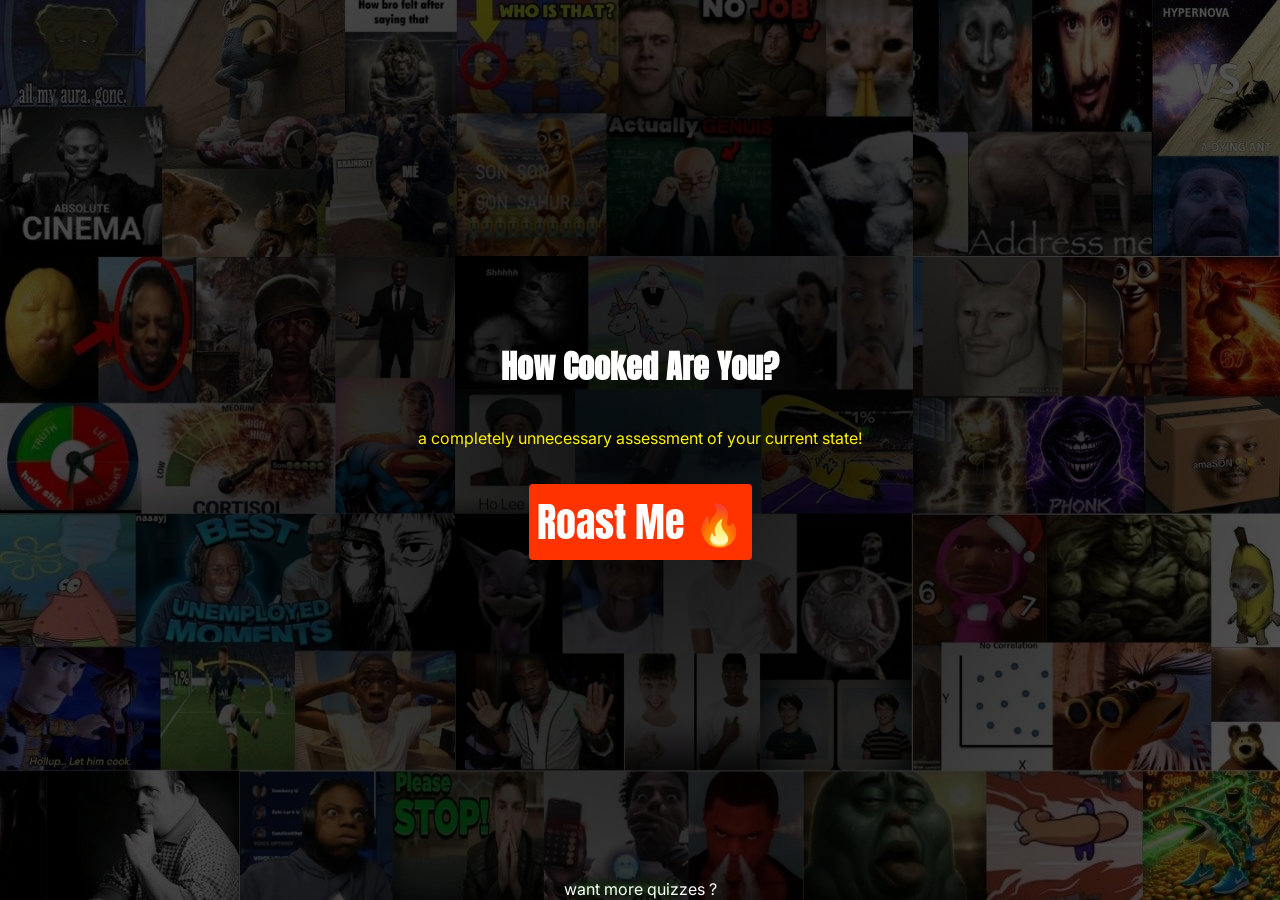
<file: index.html>
<!DOCTYPE html>
<html lang="en">
<head>
    <meta charset="UTF-8">
    <meta name="viewport" content="width=device-width, initial-scale=1.0">
    <title>How cooked am I</title>
    <link rel="stylesheet" href="style.css">
</head>
<body>
    <div class="main">
        <h1>How Cooked Are You?</h1>
        <p>a completely unnecessary assessment of your current state!</p>
        <a href="cooked-quiz.html">
            <button id="startQuizBtn">Roast Me 🔥</button>
        </a>
    </div>
    <footer>
        <a href="../How-Cooked-am-I\more\index.html">want more quizzes ?</a>
    </footer>
</body>
</html>
</file>
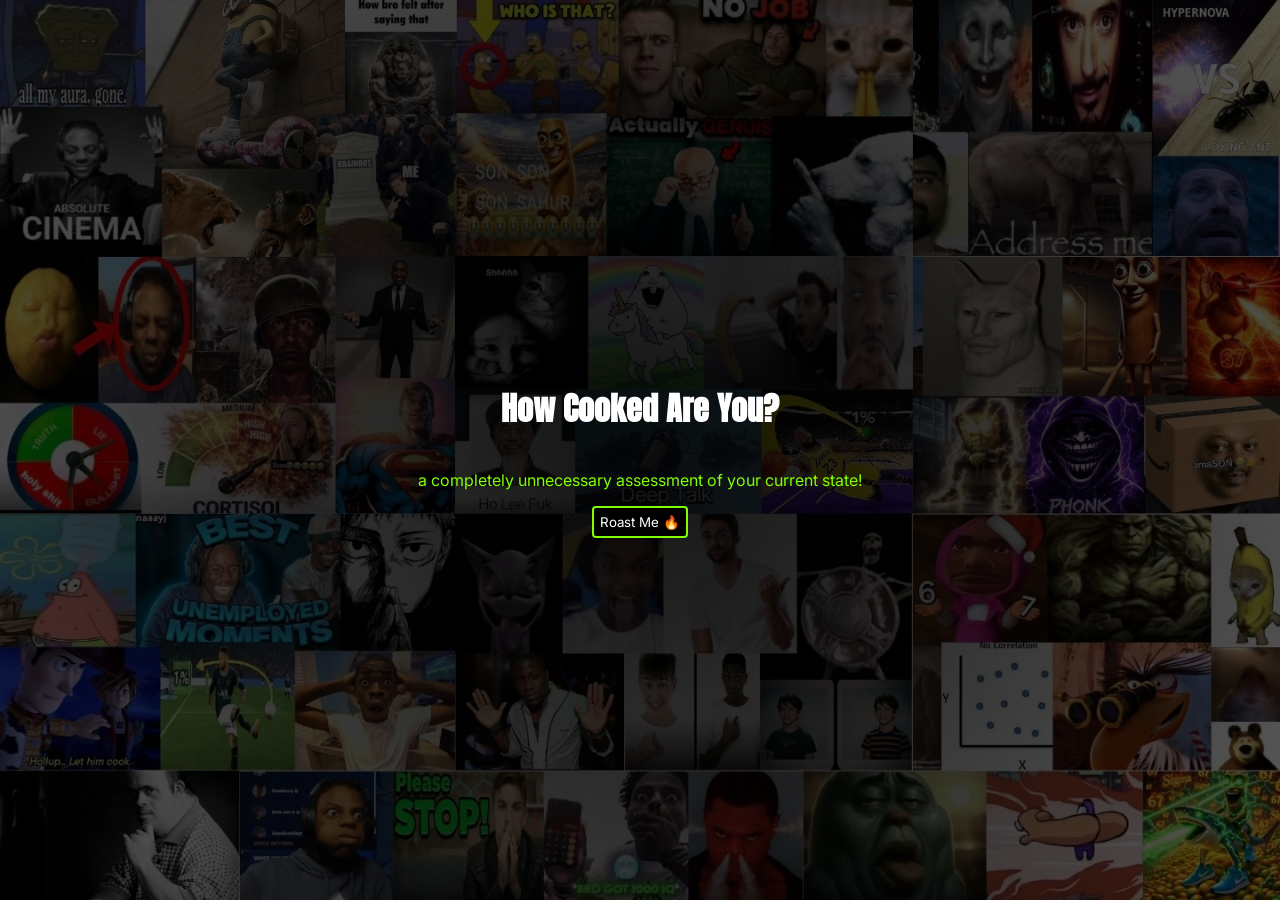
<file: How cooked am I/index.html>
<!DOCTYPE html>
<html lang="en">
<head>
    <meta charset="UTF-8">
    <meta name="viewport" content="width=device-width, initial-scale=1.0">
    <title>HomePage</title>
    <link rel="stylesheet" href="style.css">
</head>
<body>
    <div class="main">
        <h1>How Cooked Are You?</h1>
        <p>a completely unnecessary assessment of your current state!</p>
        <button id="startQuizzBtn" href="cooked-quiz.html">Roast Me  🔥</button>
    </div>
</body>
</html>
</file>
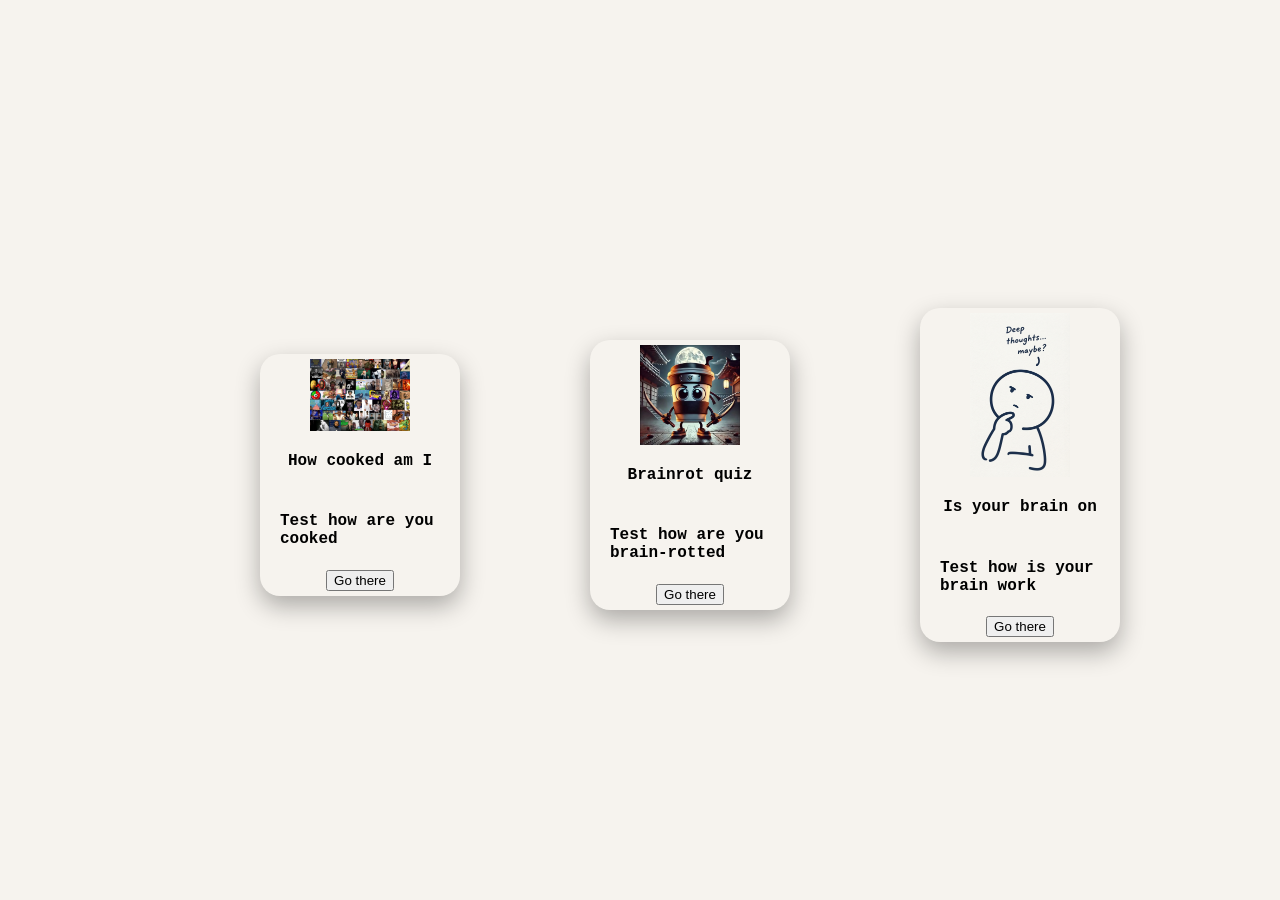
<file: more/index.html>
<!DOCTYPE html>
<html lang="en">
<head>
    <meta charset="UTF-8">
    <meta name="viewport" content="width=device-width, initial-scale=1.0">
    <title>More quizes</title>
    <link rel="stylesheet" href="style.css">
</head>
<body>
    <div class="fullscreen">
        <div class="containerofboxes">
            <div class="box">
            <img src="../image.png" id="img-of-quiz"></img>
                <h4 id="quiz-text">How cooked am I</h4>
                <h4 id="quiz-subtext">Test how are you cooked</h4>
                <a href="../index.html" id="a"><button id="solve" class="solve">Go there</button></a>
        </div>
            </div>
            <div class="box">
                <img src="../Brain-rotQuiz\image.png" id="img-of-quiz"></img>
                <h4 id="quiz-text">Brainrot quiz</h4>
                <h4 id="quiz-subtext">Test how are you brain-rotted</h4>
                <a href="../Brain-rotQuiz\brainrotMain.html" id="a"><button id="solve" class="solve">Go there</button></a>
            </div>
            <div class="box">
                <img src="..\Is Your Brain On\assets\deep thinking maybe.jpg" id="img-of-quiz"></img>
                <h4 id="quiz-text">Is your brain on</h4>
                <h4 id="quiz-subtext">Test how is your brain work</h4>
                <a href="../Is Your Brain On\index-is-ur-brain-on.html" id="a"><button id="solve" class="solve">Go there</button></a>
            </div>
        </div>
    </div>
</body>
</html>
</file>
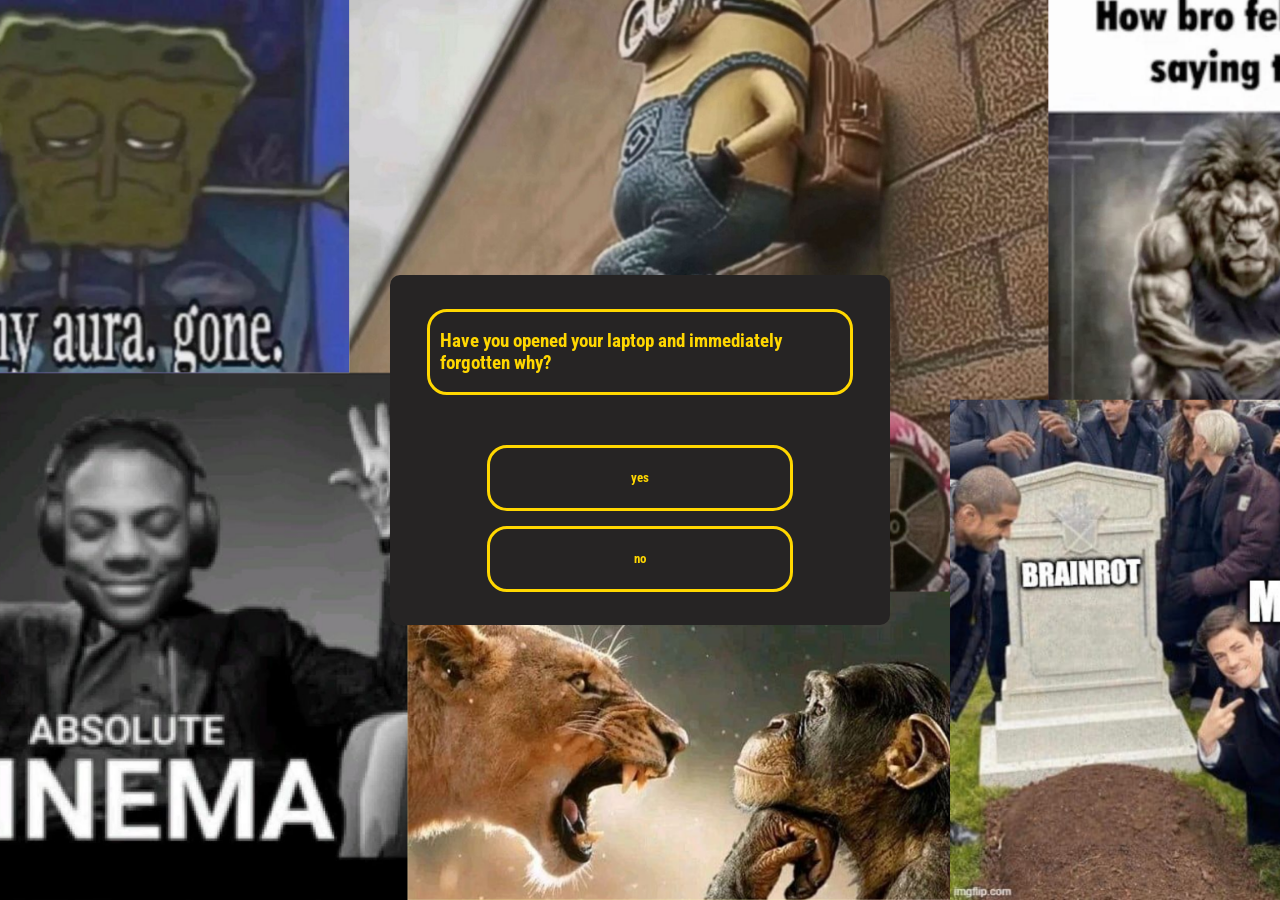
<file: cooked-quiz.html>
<!DOCTYPE html>
<html lang="en">
<head>
    <meta charset="UTF-8">
    <meta name="viewport" content="width=device-width, initial-scale=1.0">
    <title>How cooked am I</title>
    <link rel="stylesheet" href="cooked-quiz-styles.css">
    <link rel="preconnect" href="https://fonts.googleapis.com">
    <link rel="preconnect" href="https://fonts.gstatic.com" crossorigin>
    <link href="https://fonts.googleapis.com/css2?family=Roboto+Condensed:ital,wght@0,100..900;1,100..900&display=swap" rel="stylesheet">
</head>
<body>
    <div id="page">
        <div id="question-area">
            <div class="question-orig">
                <h3 id="question">Loading Question...</h3>
            </div>
            <div class="answers">
                <div id="yes">
                    <h5>yes</h5>
                </div>
                <div id="no">
                    <h5>no</h5>
                </div>
            </div>
        </div>
        <div id="result">
            
        </div>
    </div>
    <script src="main-cooked-quiz.js"></script>
</body>
</html>
</file>
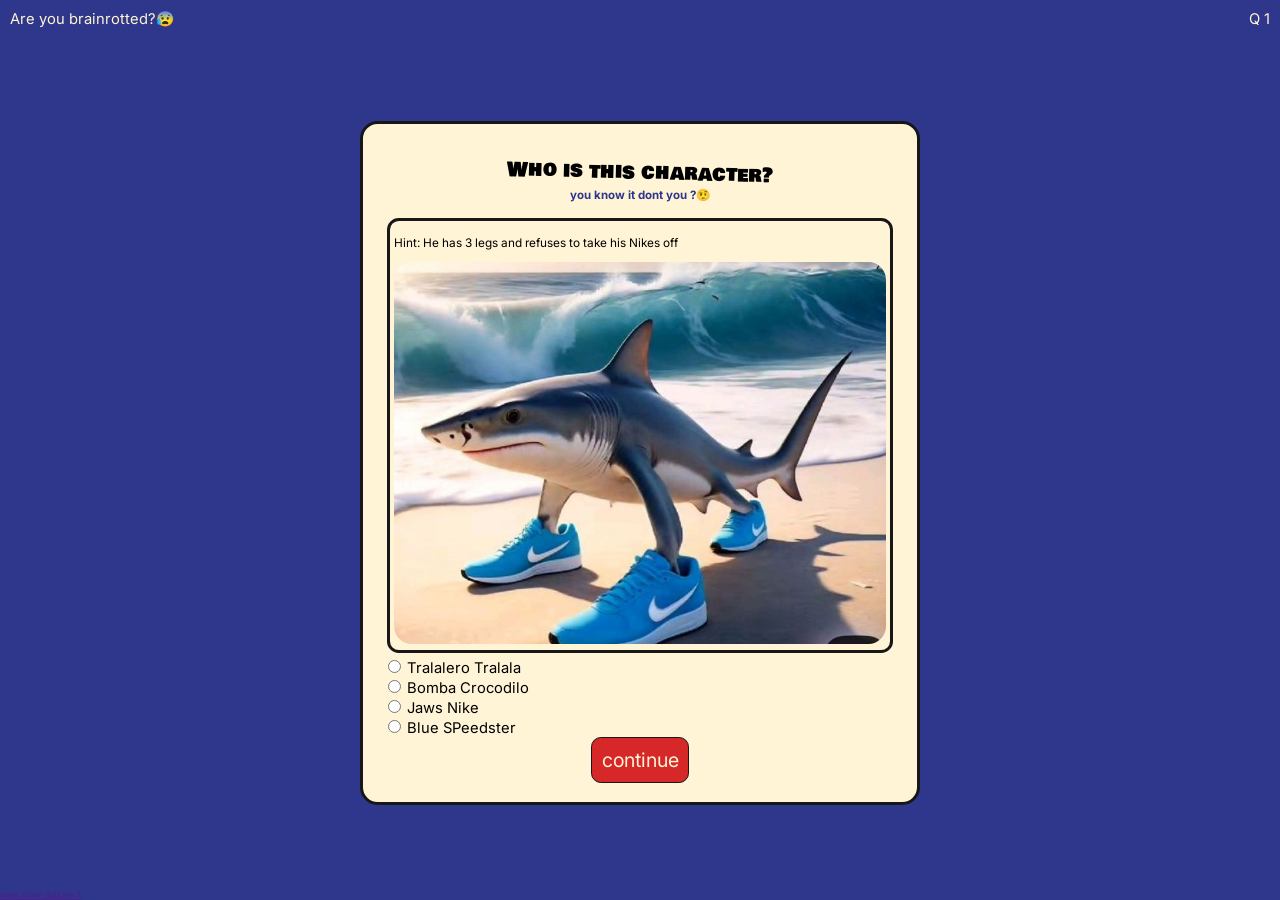
<file: Brain-rotQuiz/brainrotQuestions.html>
<!DOCTYPE html>
<html lang="en">
<head>
    <meta charset="UTF-8">
    <meta name="viewport" content="width=device-width, initial-scale=1.0">
    <link href="brainrotQuestions.css" rel="stylesheet">
    <title>are you brainrotted?😰</title>
</head>
<body>
    <header>
        <span>Are you brainrotted?😰</span>
        <span id="questionNum">Q1</span>
    </header>
    <div class="mainDiv">
        <h1>who is this character ?</h1>
        <h3>you know it dont you ?🤨</h3>

        <section>
            <p id="hint">⚠ Hint: He loves the beach, but hates taking his Nikes off.</p>
            <img src="imgs/image copy.png">
        </section>

        <form action="submit">

          <div class="choiceBtn">
            <input type="radio" id="choice1" name="answer">
            <label for="choice1" id="label1">Tralalero Tralala</label></input>
        </div>

          <div class="choiceBtn">
            <input type="radio" id="choice2" name="answer">
            <label for="choice2" id="label2">Bombardio Crocodilo</label></input>
        </div>

          <div class="choiceBtn">
            <input type="radio" id="choice3" name="answer">
            <label for="choice3" id="label3">Jaws Nike</label></input>
        </div>

          <div class="choiceBtn">
            <input type="radio" id="choice4" name="answer">
            <label for="choice4" id="label4">Blue Speedster</label></input>
        </div>

            <button ondblclick="updataScore()" type="button">continue</button>

        </form>
    </div>

    <div id="resultDiv" class="hidden">
        <h1> QUIZ COMPLETE 🥳</h1>
         <h3 id="ResultBullshit"></h3>
         <button id="restart" onclick="restart()">try again ! </button>
    </div>


    <footer>
        <a href="">want more quizzes ?</a>
    </footer>
    <script src="main.js"></script>
</script>
</body>
</html>
</file>
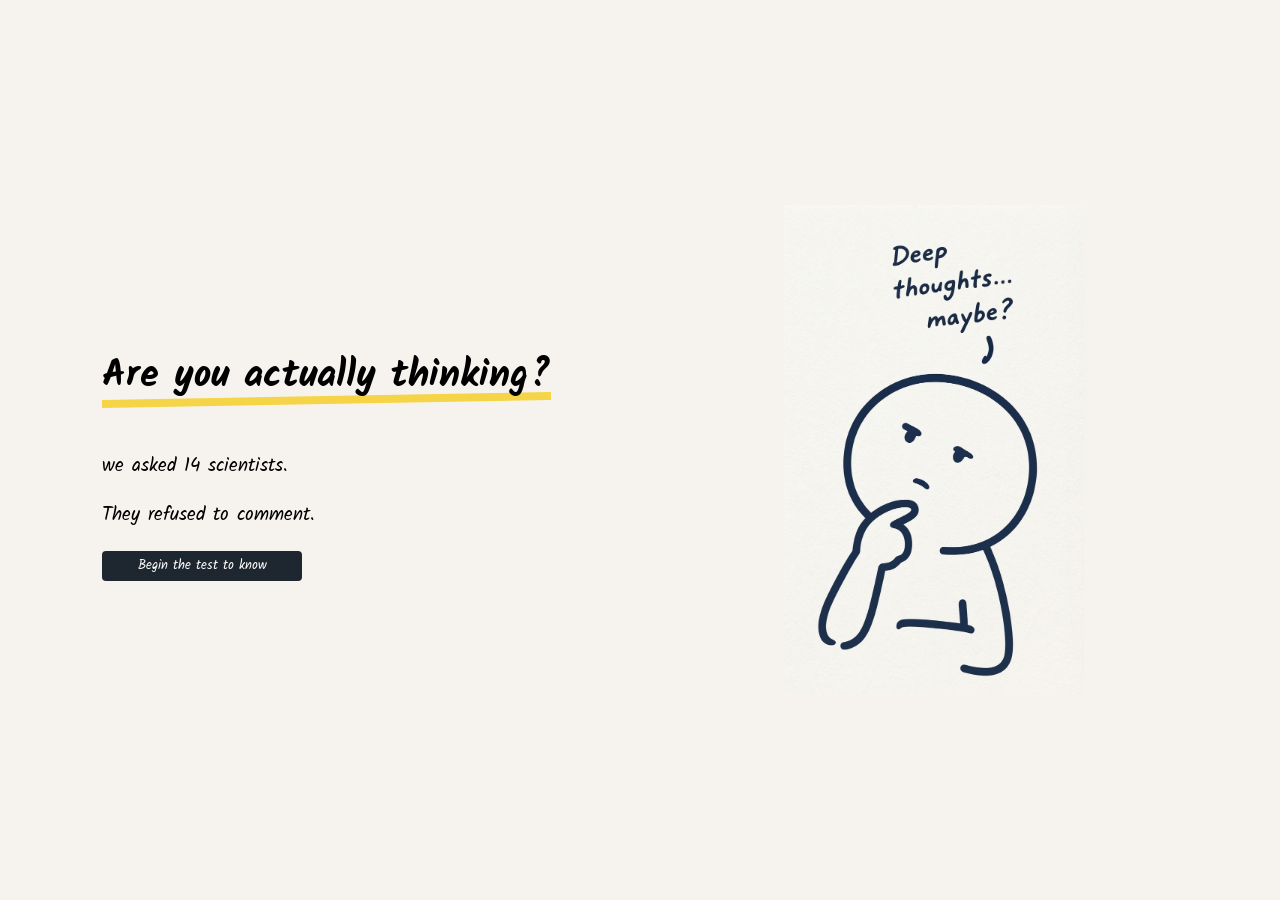
<file: Is Your Brain On/index-is-ur-brain-on.html>
<!DOCTYPE html>
<html lang="en">
<head>
    <meta charset="UTF-8">
    <meta name="viewport" content="width=device-width, initial-scale=1.0">
    <title>Is your brain On?</title>
    <link rel="stylesheet" href="style-is-ur-brain-on.css">
</head>
<body>
    <div class="fullpage">
        <div class="leftside">
            <h1 id="h1">Are you actually thinking?</h1>
            <p class="thetextbelow">we asked 14 scientists.</p>
            <p class="thetextbelow">They refused to comment.</p>
            <a href="test.html"><button class="buttontotest">Begin the test to know</button></a>
        </div>
        <div class="rightside">
            <img src="assets\deep thinking maybe.jpg" id="imageofareuactuallythinking">
        </div>
    </div>
    <script src="main-is-ur-brain-on.js"></script>
</body>
</html>
</file>
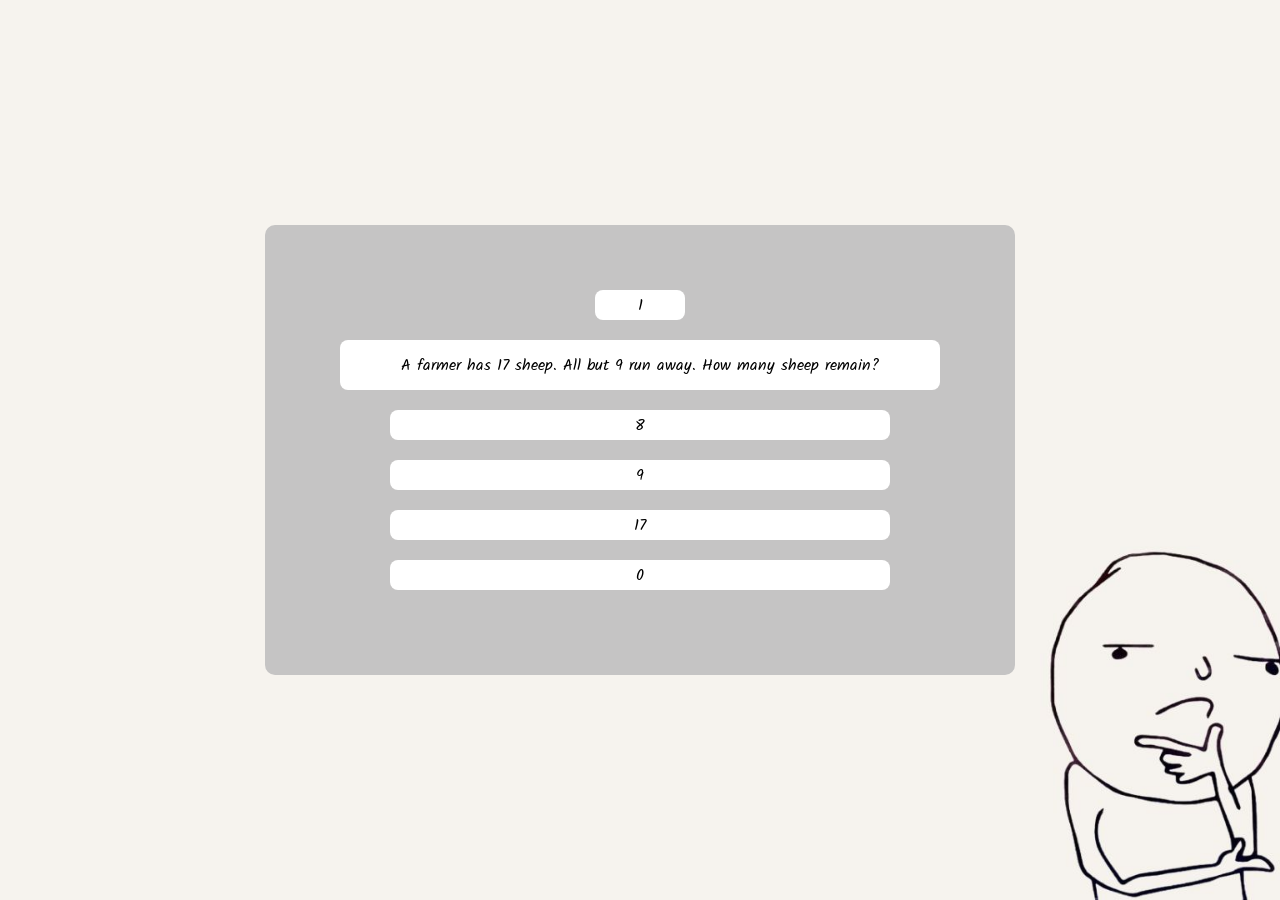
<file: Is Your Brain On/test.html>
<!DOCTYPE html>
<html lang="en">
<head>
    <meta charset="UTF-8">
    <meta name="viewport" content="width=device-width, initial-scale=1.0">
    <title>Is your brain On?</title>
    <link rel="stylesheet" href="test-style.css">
    <link rel="preconnect" href="https://fonts.googleapis.com">
    <link rel="preconnect" href="https://fonts.gstatic.com" crossorigin>
    <link href="https://fonts.googleapis.com/css2?family=DM+Sans:ital,opsz,wght@0,9..40,100..1000;1,9..40,100..1000&display=swap" rel="stylesheet">
</head>
<body>
    <div class="fullscreen">
        <div class="question">
            <div id="innercontent">
                <div class="nofoquestion" id="nofoquestion"></div>
                <div class="questionitself" id="questionitself"></div>
                <div class="answers">
                    <div class="ans1" id="ans1"></div>
                    <div class="ans1" id="ans2"></div>
                    <div class="ans1" id="ans3"></div>
                    <div class="ans1" id="ans4"></div>
                </div>
                <div id="reason"></div>
                <button id="nextbutton">Next</button>
        </div>
            <div class="result" id="result">
                <div class="precntage" id="precntage"></div>
                <h5 id="h5"></h5>
                <h5 id="resultverdict"></h5>
                <div class="buttons">
                    <a href="index-is-ur-brain-on.html" id="a"><button id="home" class="solve">Home</button></a>
                    <a href="test.html" id="a"><button id="solve" class="solve">Solve it again</button></a>

                </div>
            </div>
        </div>
    </div>
    <script src="main-is-ur-brain-on.js"></script>
</body>
</html>
</file>
<file: style.css>
@import url('https://fonts.googleapis.com/css2?family=Anton&display=swap');
@import url('https://fonts.googleapis.com/css2?family=Anton&family=Inter:ital,opsz,wght@0,14..32,100..900;1,14..32,100..900&display=swap');
:root{
    --primary-color : #fff202;
    --shadow-primary : #0000;
    --primary-font : 'Anton';
    --font-secondry : 'Inter';
}
body{
    margin:0px;
    padding:0px;
    box-sizing: border-box;
    background-image: radial-gradient(circle at center, #000000ec 0%, #000000a4 100%) , url(image.png);
    display:grid;
    place-items: center;
    min-height: 100dvh;
    background-size: cover;
}
h1{
    color: white;
    font-family: var(--primary-font);
    transform: rotateX(-2);
}
p{
    color : var(--primary-color);
    font-family: var(--font-secondry);
}
button{
    font-family: var(--primary-font);
    background-color: #ff3300;
    color:white;
    border-radius: 4px;
    margin:20px;
    padding:8px;
    border : 0px solid var(--primary-color);
    font-size:2.5rem;
}
.main{
    display: flex;
    flex-direction:column;
    align-self:center;
    justify-self: center;
    align-items: center;
}
#startQuizBtn{
    animation: fire 3s infinite alternate steps(5);
}

footer{
    position: fixed;
    bottom: 1px;
    font-family: var(--font-secondry);
    color: var(--primary-color);
}
a{
    text-decoration: none;
    color: white;
}
a:hover{
    color:var(--primary-color);
}
#startQuizBtn:hover{
    cursor: pointer;
    background-color: white;
    color: var(--primary-color);
}
@keyframes fire{
    0% {
        box-shadow: 0 0 10px #ff3300, 0 0px 20px #ff6600, 0 0px 30px #ffcc00,0 0 40px rgba(255, 51, 0, 0.6);
    }
    50% {
        box-shadow: 
        0 0 15px #ff0000,
        0 0px 25px #ff5500,
        0 0px 40px #ffaa00,
        0 0 50px rgba(255, 85, 0, 0.8);   
    }
    100% {
        box-shadow: 
        0 0 8px #ff3300,
        0 0px 18px #ff7700,
        0 0px 28px #ffee00,
        0 0 35px rgba(255, 51, 0, 0.5);
    }
}
</file>
<file: How cooked am I/style.css>
@import url('https://fonts.googleapis.com/css2?family=Anton&display=swap');
@import url('https://fonts.googleapis.com/css2?family=Anton&family=Inter:ital,opsz,wght@0,14..32,100..900;1,14..32,100..900&display=swap');
:root{
    --primary-color : #81FF02;
    --shadow-primary : #0000;
    --primary-font : 'Anton';
    --font-secondry : 'Inter';
}
body{
    margin:0px;
    padding:0px;
    box-sizing: border-box;
    background-image: radial-gradient(circle at center, #000000ec 0%, #000000a4 100%) , url(image.png);
    display:grid;
    place-items: center;
    min-height: 100dvh;
}
h1{
    color: white;
    font-family: var(--primary-font);
    transform: rotateX(-2);
}
p{
    color : var(--primary-color);
    font-family: var(--font-secondry);
}
button{
    font-family: var(--font-secondry);
    background-color: black;
    color:white;
    border-radius: 4px;
    padding:6px;
    border : 2px solid var(--primary-color);
}
.main{
    display: flex;
    flex-direction:column;
    align-self:center;
    justify-self: center;
    align-items: center;
}
#startQuizBtn{
    display:inline-block;
    padding:10px 20px;
    font-weight:bold;
    color:white;
    background-color:#ff8c00;
    text-decoration:none;
    border:none;
    border-radius:5px;
    box-shadow:
    0 0 15px #ff8c00,
    0 0 30px #ff8c00,
    0 0 60px rgba(255, 140, 0, 0.7);
    transition: 0.3s ease;
}
#startQuizBtn:hover{
    transform:scale(1.08);
    box-shadow:
    0 0 20px #ff8c00,
    0 0 40px #ff8c00,
    0 0 80px rgba(255, 140, 0, 0.7);
}
</file>
<file: more/style.css>
* {
    box-sizing: border-box;
}
html,
body {
    margin: 0;
    padding: 0;
    width: 100%;
    height: 100%;
    overflow: hidden;
    background-color: #F6F3EE;
    font-family: 'Kalam', cursive;
}
.fullscreen{
    width: 100%;
    height: 100vh;
    display: flex;
    align-items: center;
    justify-content: center;
    gap: 30px;
}
.containerofboxes{
    display: flex;
    align-items: center;
    justify-content: center;
}
.box{
    width:200px;
    border-style:none;
    border-radius:20px;
    padding:5px 20px;
    font-family:'Courier New', Courier, monospace;
    border-width:0cap;
    margin-left: 100px;
    margin-top: 50px;
    display:grid;
    place-items:center;
    box-shadow: 0 10px 25px rgba(0, 0, 0, 0.3);
    transition:transform 0.3s ease, box-shadow 0.3s ease;
}
#img-of-quiz{
    width:100px;
    height:auto;
}
</file>
<file: cooked-quiz-styles.css>
html, body {
    margin: 0;
    height: 100%;
    overflow-x: hidden;
    font-family:'Roboto Condensed'
}

.roboto-condensed-uniquifier {
    font-family: "Roboto Condensed", sans-serif;
    font-optical-sizing: auto;
    font-weight: weight;
    font-style: normal;
}
#page{
    width:100%;
    height:100%;
    display:flex;
    align-items:center;
    justify-content:center;
    background-size: cover;
    background-repeat: no-repeat;
    background-position: center;
}
#question-area{
    width:500px;
    height:350px;
    background-color:rgb(38, 36, 36);
    border-radius:10px;
    display:flex;
    flex-direction:column;
    align-items:center;
    justify-content:center;
    gap:50px;
}
.answers{
    display:flex;
    flex-direction:column;
    align-items:center;
    justify-content:center;
    gap:15px;
}
#yes{
    width:300px;
    height:60px;
    border:solid gold;
    border-radius:20px;
    color:gold;
    display:flex;
    flex-direction:column;
    align-items:center;
    justify-content:center;
    cursor:pointer;
}
#no{
    width:300px;
    height:60px;
    border:solid gold;
    border-radius:20px;
    color:gold;
    display:flex;
    flex-direction:column;
    align-items:center;
    justify-content:center;
    cursor:pointer;
}
.question-orig{
    width:400px;
    height:60px;
    border:solid gold;
    border-radius:20px;
    color:gold;
    display:flex;
    flex-direction:column;
    align-items:center;
    justify-content:center;
    padding:10px;
}
#yes:hover{
    border:solid lightblue;
    color:lightblue;
}
#no:hover{
    border:solid lightblue;
    color:lightblue;
}
#result{
    width:500px;
    height:350px;
    background-color:rgb(38, 36, 36);
    border-radius:10px;
    display:none;
    flex-direction:column;
    align-items:center;
    justify-content:center;
    gap:50px;
    color:gold;
    gap:10px;
}
#accept{
    background-color:gold;
    border:solid black;
    height:40px;
    padding:8px;
    font-family: 'Roboto Condensed';
    cursor:pointer;
}
</file>
<file: Brain-rotQuiz/brainrotQuestions.css>
@import url('https://fonts.googleapis.com/css2?family=Bowlby+One+SC&display=swap');
@import url('https://fonts.googleapis.com/css2?family=Inter:ital,opsz,wght@0,14..32,100..900;1,14..32,100..900&display=swap');
:root{
   --bg-color : #FFF4D6;
   --h-color : #2e378b;
   --h-font : 'Bowlby One SC';
   --body-font : 'Inter';
   --gray: #171717;
   --red : #D62828;
}
html{
    font-size: 61.5%;
}
body{
    margin:0rem;
    padding:0rem;
    box-sizing: border-box;
    min-height:100vh;
    display:flex;
    flex-direction:column;
    background-color: var(--h-color);
}
.mainDiv{
    margin:auto;
    background-color: var(--bg-color);
    border: 0.4rem solid var(--gray);
    border-radius: 1.8rem;
    padding:2rem;
    font-family: var(--body-font);
    display: flex;
    flex-direction: column;
}
h1{
    font-family: var(--h-font);
    align-self: center;
    font-weight: 100;
    margin-bottom: 0rem;
    transform: rotate(1.5deg);
}
h1:hover{
    transform: rotate(-1.5deg);
}
h3{
    color: var(--h-color);
    align-self: center;
    margin-top:0rem;
}
img{
    border-radius: 1.8rem;
    width:50rem;
}
button{
    background-color: var(--red);
    color:var(--bg-color);
    font-family: inherit;
    align-self: center;
    border: 0.2rem solid var(--gray);
    border-radius: 1rem;
    padding:1rem;
    font-size: 2rem;
}
button:hover{
    background-color: var(--h-color);
    transform: rotate(2deg);
    cursor: pointer;
}
form{
    display: flex;
    flex-direction: column;
}
header{
    display: flex;
    justify-content: space-between;
    padding:1rem;
    font-size:1.5rem;
    color:var(--bg-color);
    font-family:var(--body-font);
    flex-direction: row;
    align-items: center;

}
label{
    font-size:1.5rem;
    cursor: pointer;
}
section{
    border-radius: 1.2rem;
    border: 0.4rem solid var(--gray);
    padding:0.4rem;
    margin:0.4rem;
}
p{
    font-size:1.2rem;

}
.ResultDiv{
    margin:auto;
    background-color: var(--bg-color);
    border: 0.4rem solid var(--gray);
    border-radius: 1.8rem;
    padding:2rem;
    font-family: var(--body-font);
    display: flex;
    flex-direction: column;
}
.hidden {
    display: none;
}
</file>
<file: Is Your Brain On/style-is-ur-brain-on.css>
@import url('https://fonts.googleapis.com/css2?family=Inter:wght@400;500;600;700&family=Kalam:wght@400;700&display=swap');
* {
    box-sizing: border-box;
}
html,
body {
    margin: 0;
    padding: 0;
    width: 100%;
    height: 100%;
    overflow: hidden;
    background-color: #F6F3EE;
    font-family: 'Kalam', cursive;
}
.fullpage {
    width: 100%;
    height: 100vh;
    display: flex;
    align-items: center;
    justify-content: center;
    gap: 8vw;
    padding: 5vh 8vw;
    font-size: larger;
}
.fullpage > div {
    flex: 1;
} /* AI helped me for this tbh */
#imageofareuactuallythinking {
    width: 300px;
    height: auto;
    display: block;
    margin: 0 auto;
}
.buttontotest{
    width:200px;
    height:30px;
    border-radius:4px;
    background-color:#1E2730;
    color:white;
    font-family: 'Kalam', cursive;
    cursor:pointer;
    border:none;
}
#h1{
    position:relative;
    display:inline-block;
    isolation:isolate;
}
#h1::after{
    content:"";
    position:absolute;
    left:0;
    bottom:2px;
    width:100%;
    height:8px;
    background:#F5D547;
    z-index:-1;
    transform:rotate(-1deg);
}
</file>
<file: Is Your Brain On/test-style.css>
@import url('https://fonts.googleapis.com/css2?family=Inter:wght@400;500;600;700&family=Kalam:wght@400;700&display=swap');
* {
    box-sizing: border-box;
}
html,
body {
    margin: 0;
    padding: 0;
    width: 100%;
    height: 100%;
    overflow: hidden;
    background: url("assets/Untitled design.jpg");
    background-size: cover;
    background-position: center;
    background-repeat: no-repeat;
    font-family: 'Kalam', cursive;
}
.fullscreen{
    width:100%;
    height:100vh;
    display:flex;
    align-items:center;
    justify-content:center;
}
.question{
    width:750px;
    height:450px;
    background-color:rgb(197, 196, 196);
    border-radius:10px;
    display:flex;
    align-items:center;
    justify-content:center;
    flex-direction:column;
    gap:40px;
    padding:15px;
}
.nofoquestion{
    width:90px;
    height:30px;
    background-color:white;
    border-radius:8px;
    display:flex;
    align-items:center;
    justify-content:center;
}
.questionitself{
    width:600px;
    height:50px;
    background-color:white;
    display:flex;
    align-items:center;
    justify-content:center;
    border-radius:8px;
    padding:8px;
}
.answers{
    display:flex;
    align-items:center;
    justify-content:center;
    flex-direction:column;
    gap:20px;
}
.ans1{
    width:500px;
    height:30px;
    display:flex;
    align-items:center;
    justify-content:center;
    background-color:white;
    border-radius:8px;
    cursor:pointer;
}
#nextbutton{
    width:90px;
    border:none;
    background-color:antiquewhite;
    border-radius:8px;
    cursor:pointer;
    font-family: 'Kalam', cursive;
}
.result {
    width: 100%;
    height: 100%;
    display: none;
    flex-direction: column;
    align-items: center;
    justify-content: center;
    text-align: center;
    gap: 15px;
}
#innercontent{
    width: 100%;
    display: flex;
    flex-direction: column;
    align-items: center;
    gap: 20px;
}
.buttons{
    width:400;
    display:flex;
    align-items:center;
    justify-content:center;
    flex-direction:row;
    gap:50px;
}
.solve{
    width:90px;
    border:none;
    background-color:antiquewhite;
    border-radius:8px;
    cursor:pointer;
    font-family: 'Kalam', cursive;
}
#a{
    text-decoration:none;
}
</file>
